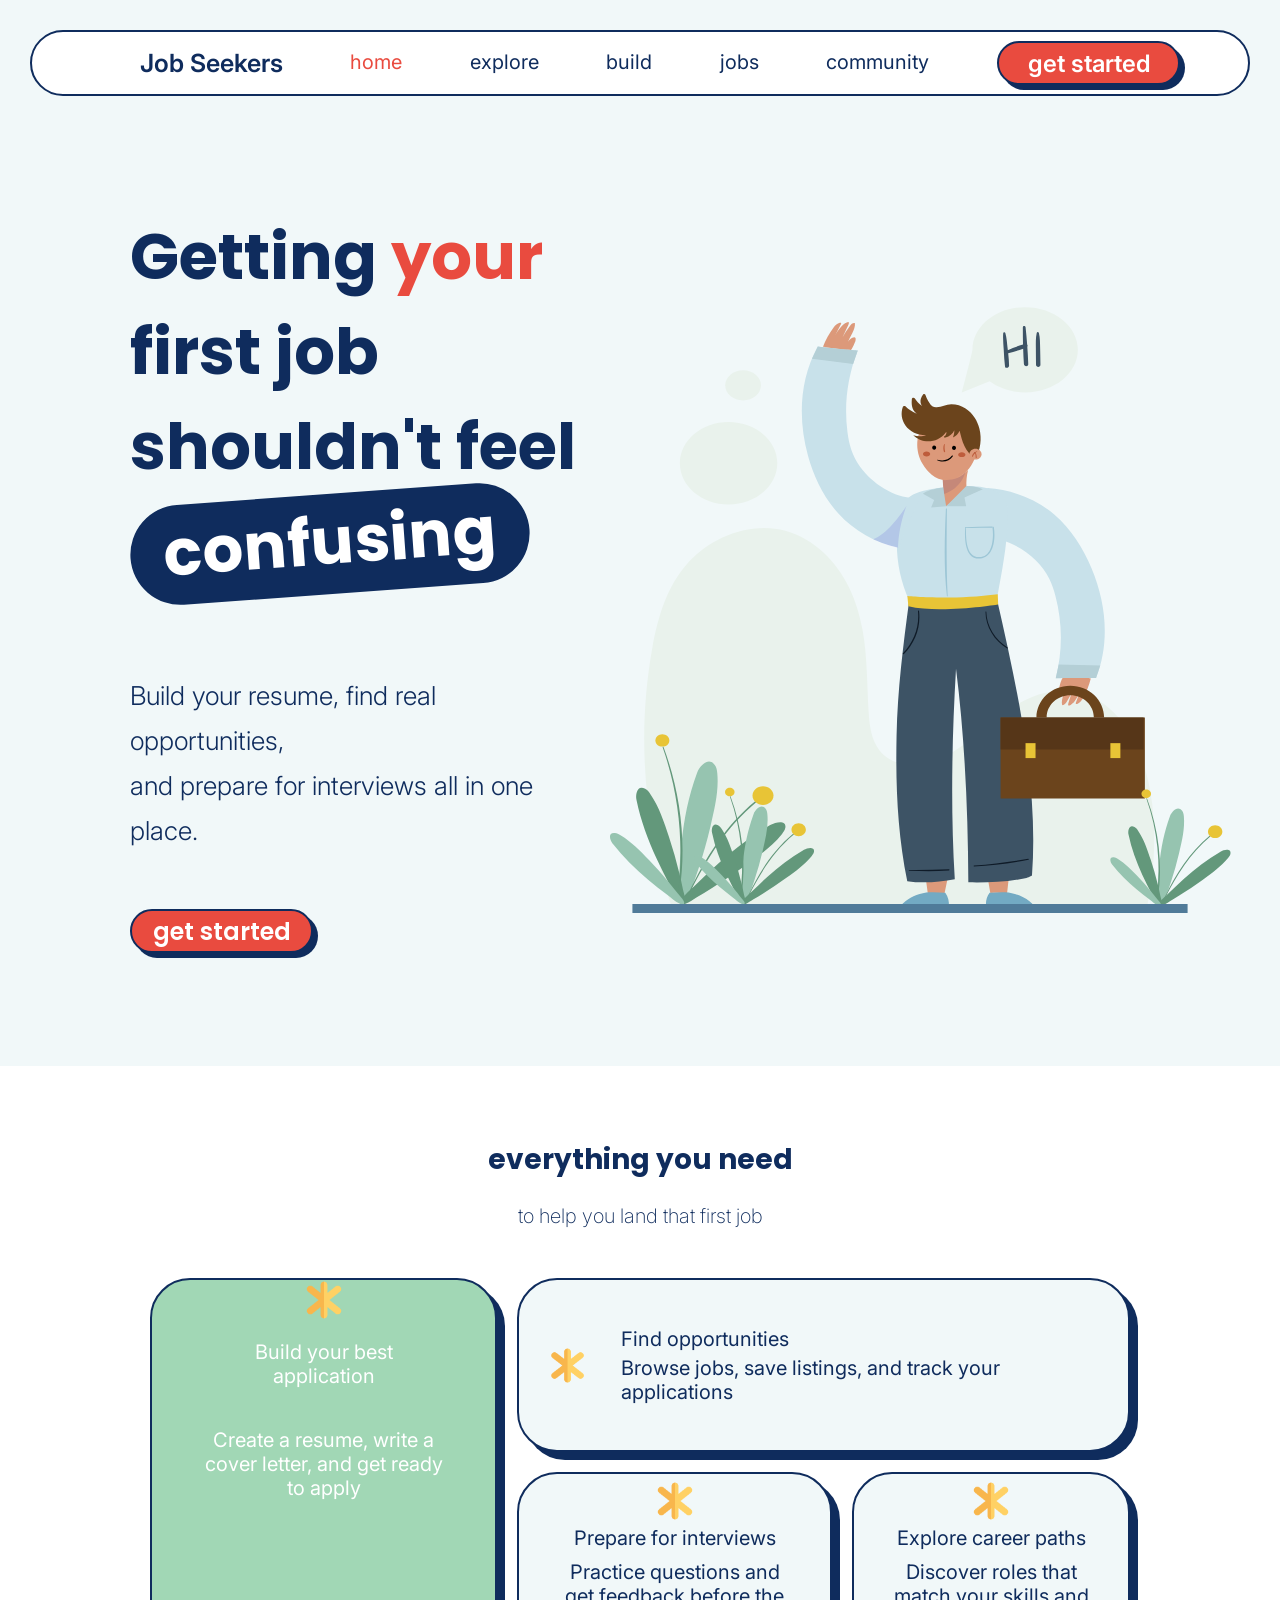
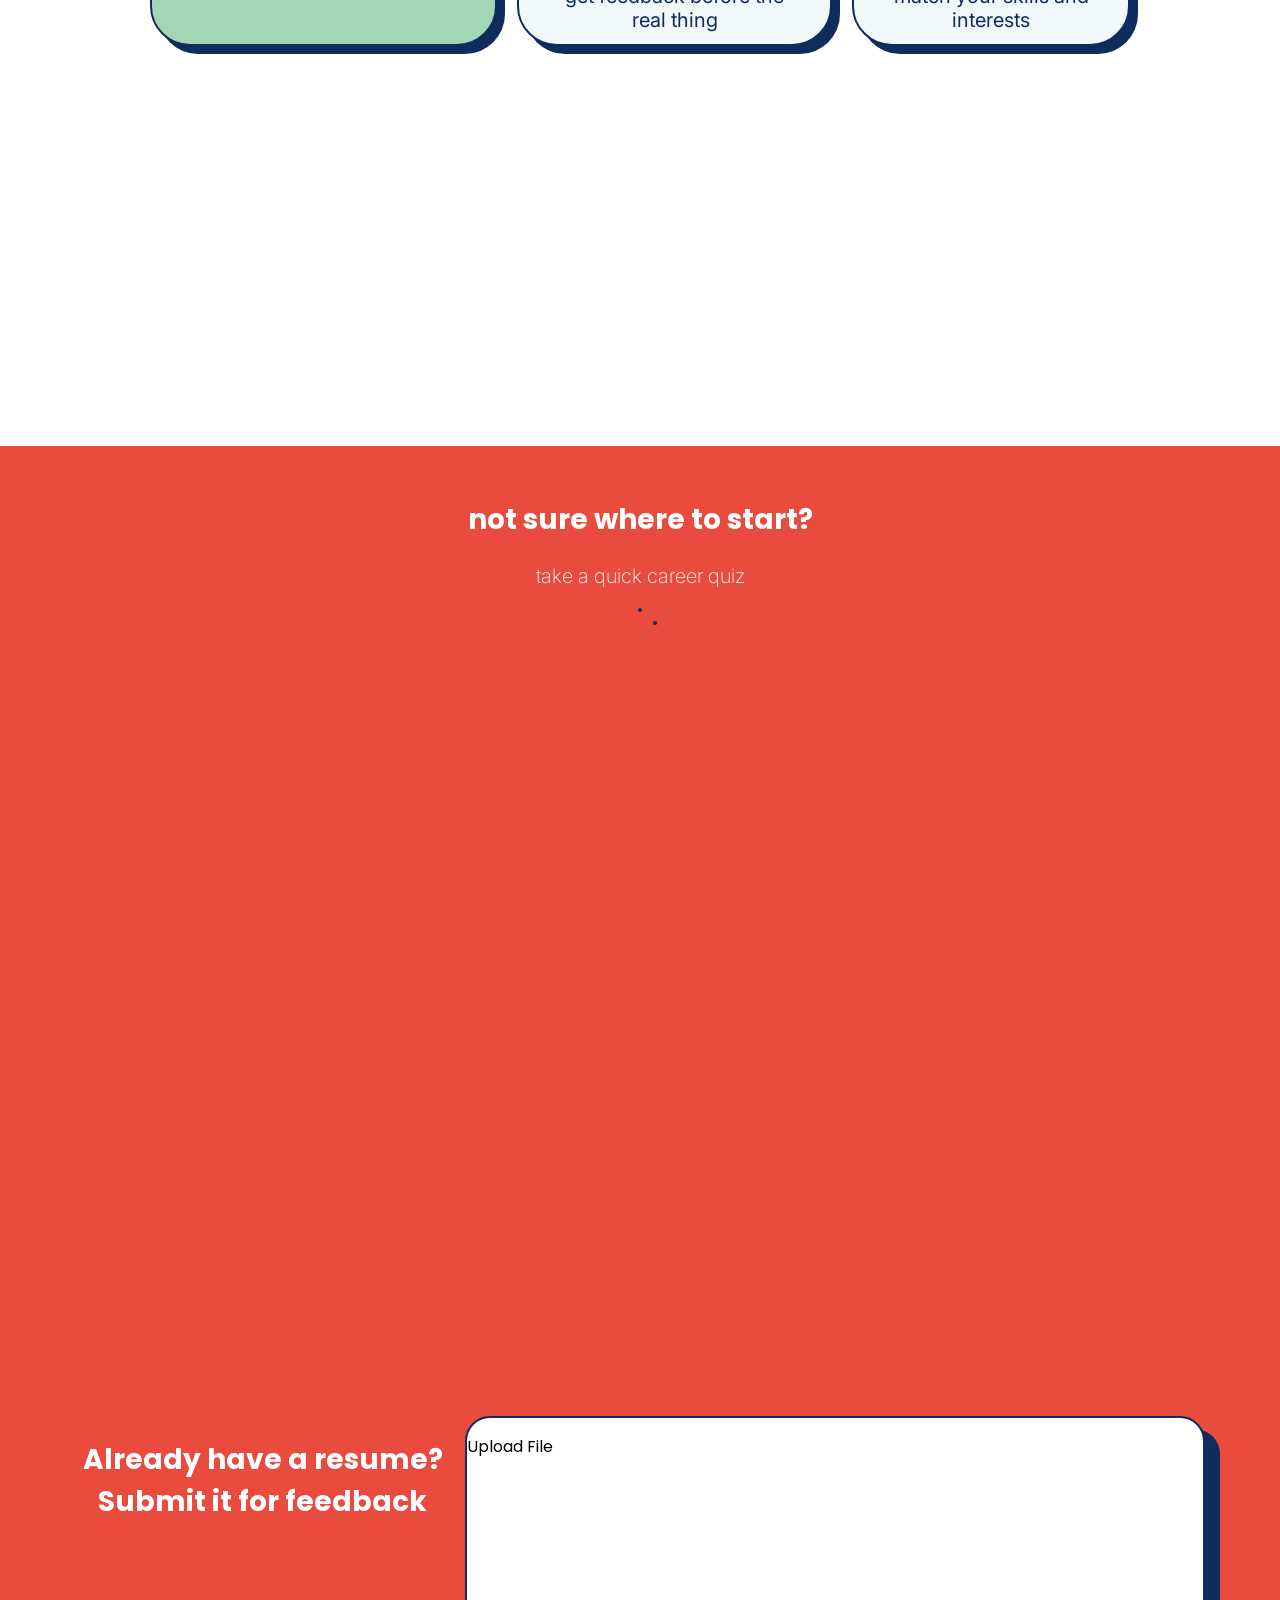
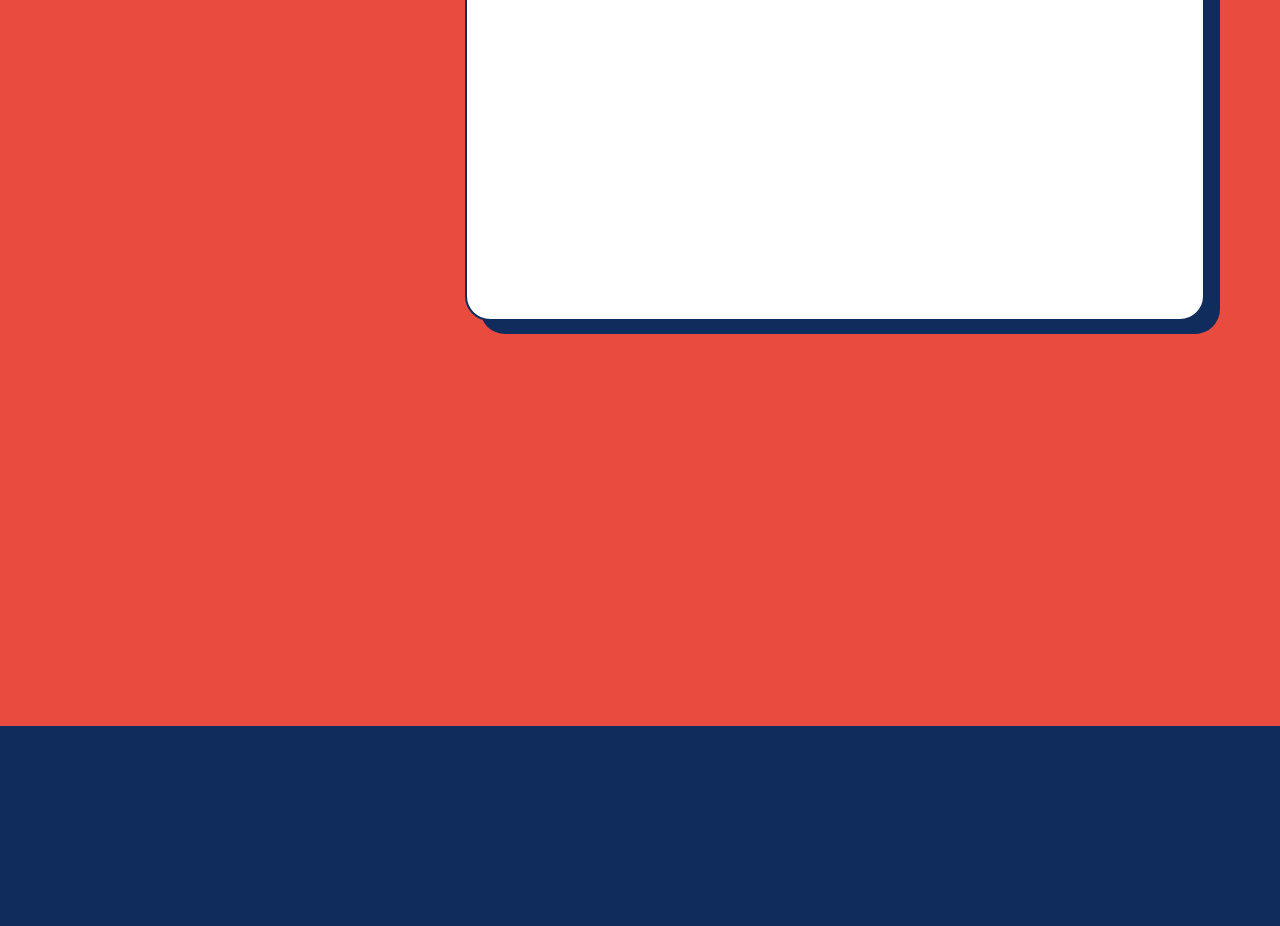
<file: index.html>
<!DOCTYPE html>
<html lang="en">
<head>
    <meta charset="UTF-8">
    <meta name="viewport" content="width=device-width, initial-scale=1.0">
    <title>Job Seekers</title>
    <link rel="stylesheet" href="styles.css">
    <link rel="icon" type="image/png" href= ./assets/suitcase.png>
    <script src="./js/active-page.js"></script> 
    <!-- Marquiz script start -->
    <script>
    (function(w, d, s, o){
    var j = d.createElement(s); j.async = true; j.src = '//script.marquiz.io/v2.js';j.onload = function() {
        if (document.readyState !== 'loading') Marquiz.init(o);
        else document.addEventListener("DOMContentLoaded", function() {
        Marquiz.init(o);
        });
    };
    d.head.insertBefore(j, d.head.firstElementChild);
    })(window, document, 'script', {
        host: '//quiz.marquiz.io',
        region: 'us',
        id: '69caba107ebec4001cd37ff1',
        autoOpen: false,
        autoOpenFreq: 'once',
        openOnExit: false,
        disableOnMobile: false
    }
    );
    </script>
    <!-- Marquiz script end -->
</head>
<body>
    <header>
        <nav>
            <ul class="main-nav-bar">
                <li><div class="logo">Job Seekers</div></li>
                <li><a href="index.html">home</a></li>
                <li><a href="explore.html">explore</a></li>
                <li><a href="build.html">build</a></li>
                <li><a href="jobs.html">jobs</a></li>
                <li><a href="community.html">community</a></li>
                <li><a href="explore.html" class="cta-button">get started</a></li>
            </ul>
        </nav>
    </header>
    <section class="hero-section home-sections">
        <div class="hero-content">
            <div class = "hero-message">
                <h1>Getting <span class="hero-your-span">your</span><br>
                    first job<br>
                    shouldn't feel <span class="hero-confusing-span">confusing</span></h1>
                <p>Build your resume, find real opportunities,<br>
                    and prepare for interviews all in one place.</p>
                <a href="explore.html" class="cta-button">get started</a>
            </div>
            <div class="hero-image" alt="Job Seekers Hero Image"></div>
        </div>
    </section>
    <section class="feature-section home-sections">
        <div class="feature-content section-content">
            <div class="feature-message section-message">
                <h2>everything you need</h2>
                <p>to help you land that first job</p>
            </div>
            <div class="feature-cards">
                <div class="feature-card left-feature-card">
                    <div class="card-img"></div>
                    <p>Build your best application</p>
                    <p>Create a resume, write a cover letter, and get ready to apply</p>
                </div>
                <div class="right-feature-cards-container">
                    <div class="feature-card right-feature-card top-right-feature-card">
                        <div class="card-img"></div>
                        <div>
                            <p>Find opportunities</p>
                            <p>Browse jobs, save listings, and track your applications</p>    
                        </div>
                    </div>
                    <div class="right-btm-feature-card-container">
                        <div class=" feature-card right-feature-card right-btm-feature-card">
                            <div class="card-img"></div>
                            <p>Prepare for interviews</p>
                            <p>Practice questions and get feedback before the real thing</p>
                        </div>
                        <div class=" feature-card right-feature-card right-btm-feature-card">
                            <div class="card-img"></div>
                            <p>Explore career paths</p>
                            <p>Discover roles that match your skills and interests</p>
                        </div>
                    </div>
                </div>
            </div>
    </section>
    <section class="career-quiz-section home-sections">
        <div class="quiz-content section-content">
            <div class="quiz-message section-message">
                <h2>not sure where to start?</h2>
                <p>take a quick career quiz</p>
            </div>
            <div class="quiz-form-container">
                <div data-marquiz-id="69caba107ebec4001cd37ff1"></div>
                <script>(function(t, p) {window.Marquiz ? Marquiz.add([t, p]) : document.addEventListener('marquizLoaded', function() {Marquiz.add([t, p])})})('Inline', {id: '69caba107ebec4001cd37ff1', buttonText: 'Start', bgColor: '#e94b3f', textColor: '#ffffff', rounded: true, shadow: 'rgba(233, 75, 63, 0.5)', blicked: true, fixed: false, buttonOnMobile: true, disableOnMobile: false, width: '1000', radius: '25', fullWidth: false})</script>
            </div>
        </div>
    </section>
    <section class="resume-form-section home-sections">
        <div class="resume-form-content section-content">
            <div class="quiz-message section-message">
                <h2>Already have a resume?<br>Submit it for feedback </h2>
            </div>
            <div class="form-container">
                <p>Upload File</p>
                <form class="resume-form">
                </form>
            </div>
        <div>
    </section>
    <footer>
        
    </footer>
</body>
</html>
</file>
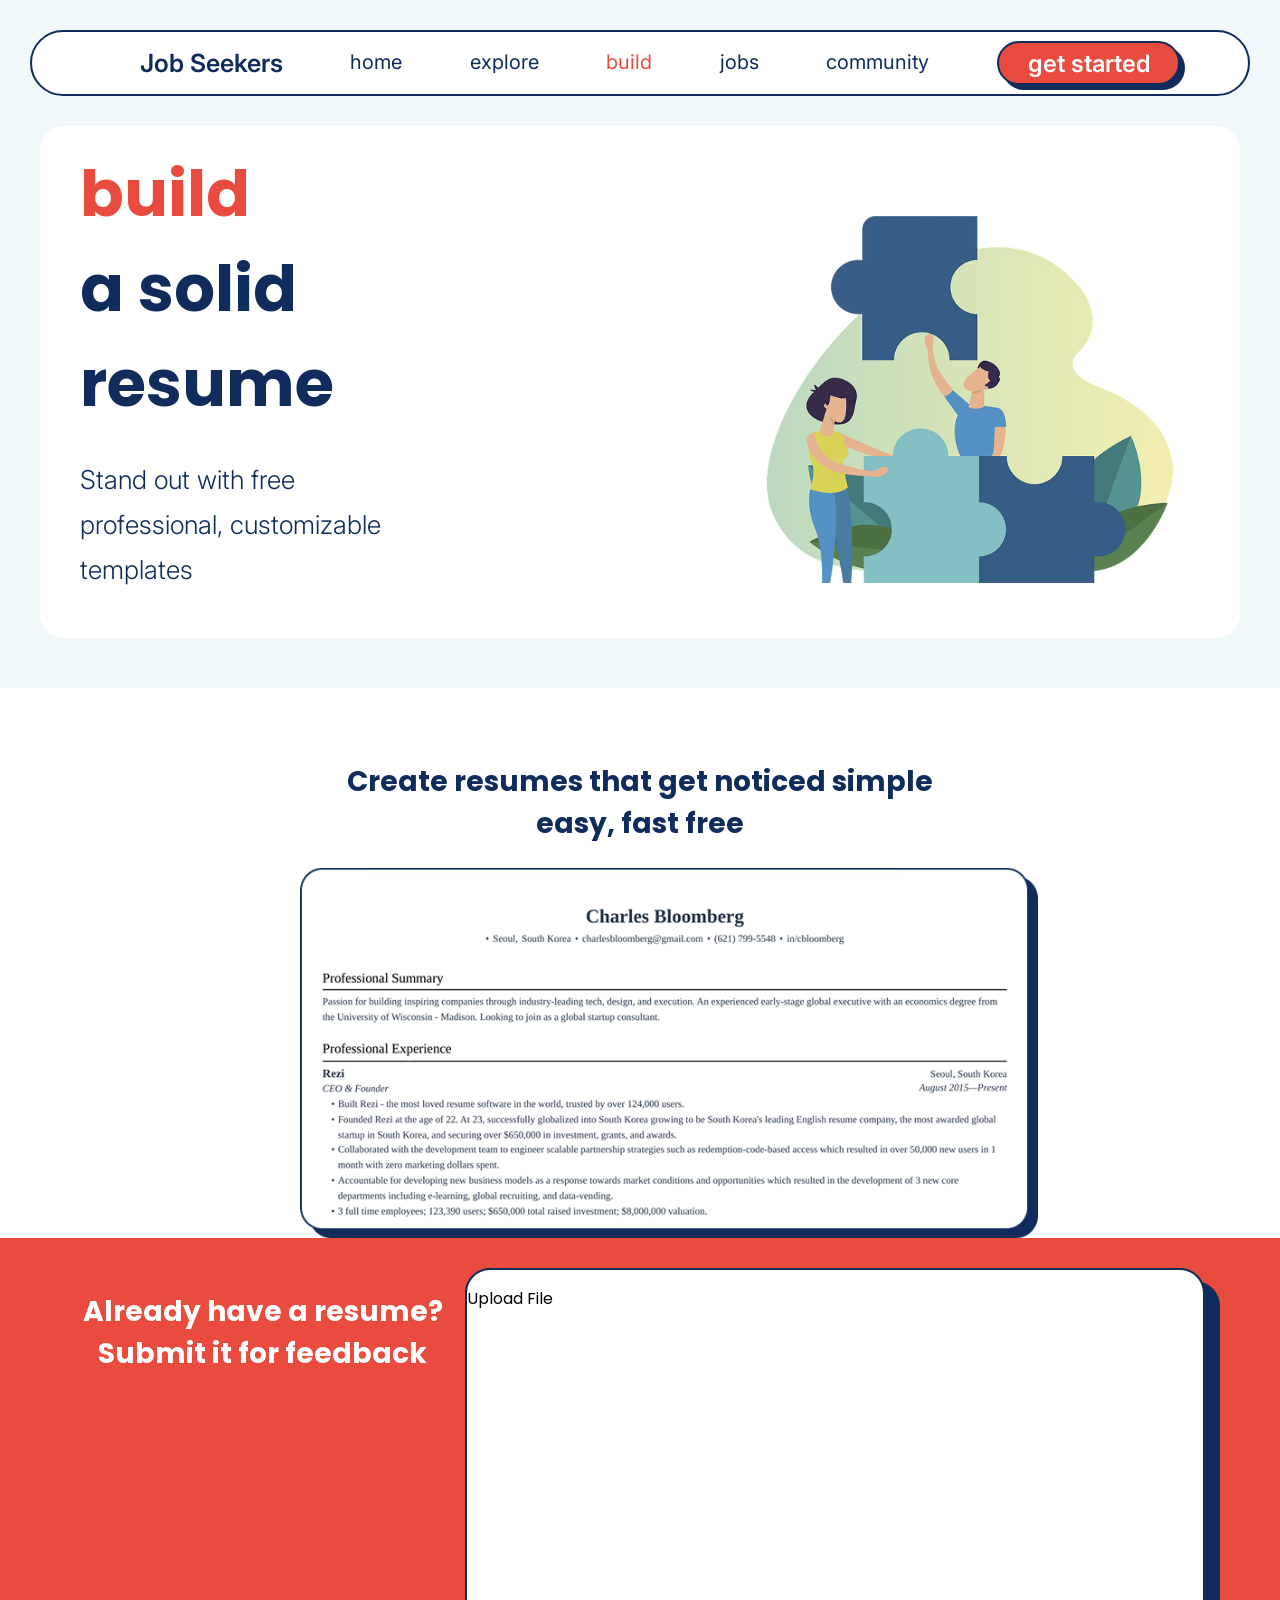
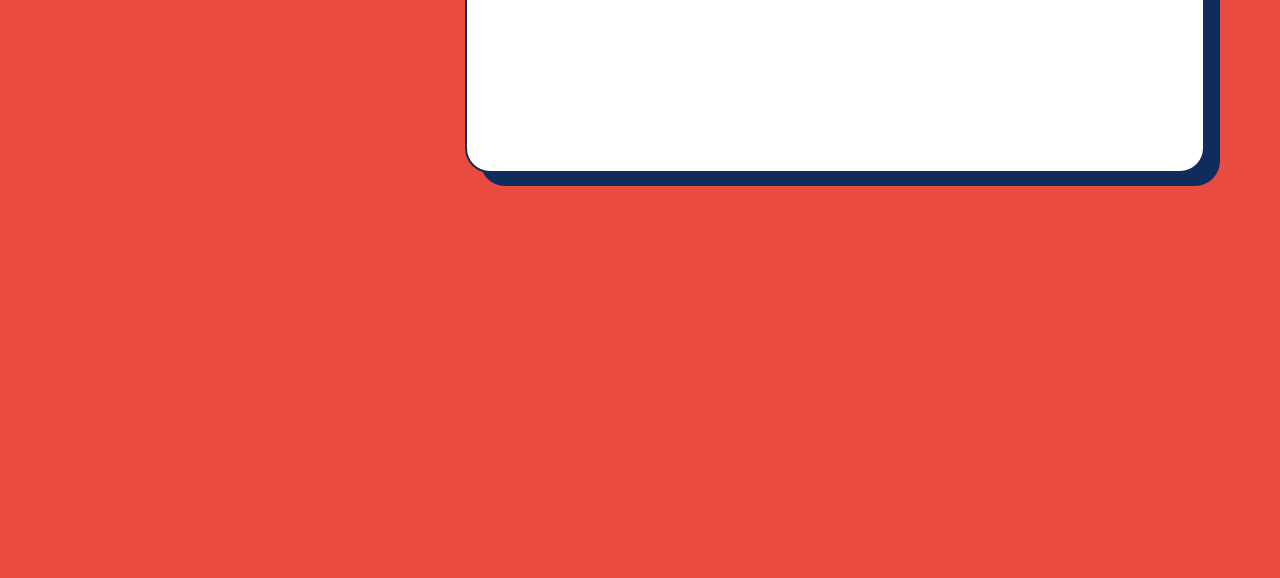
<file: build.html>
<!DOCTYPE html>
<html lang="en">
<head>
    <meta charset="UTF-8">
    <meta name="viewport" content="width=device-width, initial-scale=1.0">
    <title>Job Seekers</title>
    <link rel="stylesheet" href="styles.css">
    <link rel="icon" type="image/png" href= ./assets/suitcase.png>
    <script src="./js/active-page.js"></script> 
</head>
<body>
    <header>
        <nav>
            <ul class="main-nav-bar">
                <li><div class="logo">Job Seekers</div></li>
                <li><a href="index.html">home</a></li>
                <li><a href="explore.html">explore</a></li>
                <li><a href="build.html">build</a></li>
                <li><a href="jobs.html">jobs</a></li>
                <li><a href="community.html">community</a></li>
                <li><a href="explore.html" class="cta-button">get started</a></li>
            </ul>
        </nav>
    </header>
    <section class="subpage-hero">
        <div class="subpage-hero-content">
            <div class = "subpage-hero-message">
                <h1><span class="subpage-hero-span">build</span><br>a solid resume</h1>
                <p>Stand out with free professional, customizable templates </p>
            </div>
            <div class="build-hero-image"></div>
        </div>
    </section>
    <section class="resume-section section-content">
            <div class="resume-section-content section-content">
                <div class="section-message">
                    <h2>Create resumes that get noticed simple<br>easy, fast free</h2>
                </div>
            </div>
            <div class="resume-snippet-image"></div>
    </section>
    <section class="resume-form-section home-sections">
        <div class="resume-form-content section-content">
            <div class="quiz-message section-message">
                <h2>Already have a resume?<br>Submit it for feedback </h2>
            </div>
            <div class="form-container">
                <p>Upload File</p>
                <form class="resume-form">
                </form>
            </div>
        <div>
    </section>
</body>
</html>
</file>
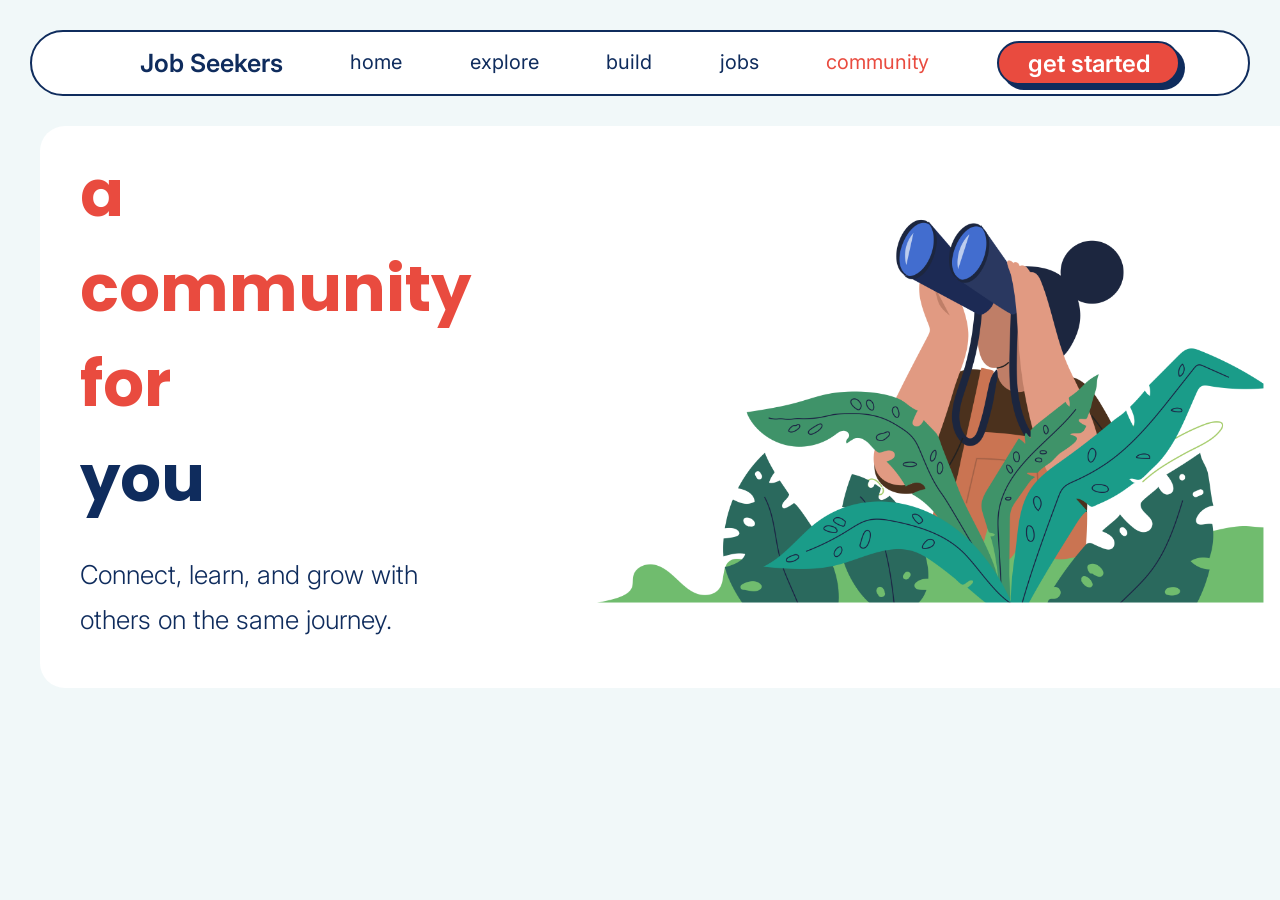
<file: community.html>
<!DOCTYPE html>
<html lang="en">
<head>
    <meta charset="UTF-8">
    <meta name="viewport" content="width=device-width, initial-scale=1.0">
    <title>Job Seekers</title>
    <link rel="stylesheet" href="styles.css">
    <link rel="icon" type="image/png" href= ./assets/suitcase.png>
    <script src="./js/active-page.js"></script> 
</head>
<body>
    <header>
        <nav>
            <ul class="main-nav-bar">
                <li><div class="logo">Job Seekers</div></li>
                <li><a href="index.html">home</a></li>
                <li><a href="explore.html">explore</a></li>
                <li><a href="build.html">build</a></li>
                <li><a href="jobs.html">jobs</a></li>
                <li><a href="community.html">community</a></li>
                <li><a href="explore.html" class="cta-button">get started</a></li>
            </ul>
        </nav>
    </header>
    <section class="subpage-hero">
        <div class="subpage-hero-content">
            <div class = "subpage-hero-message">
                <h1><span class="subpage-hero-span">a community for</span><br>you</h1>
                <p>Connect, learn, and grow with others on the same journey.</p>
            </div>
            <div class="explore-hero-image"></div>
        </div>
    </section>
</body>
</html>
</file>
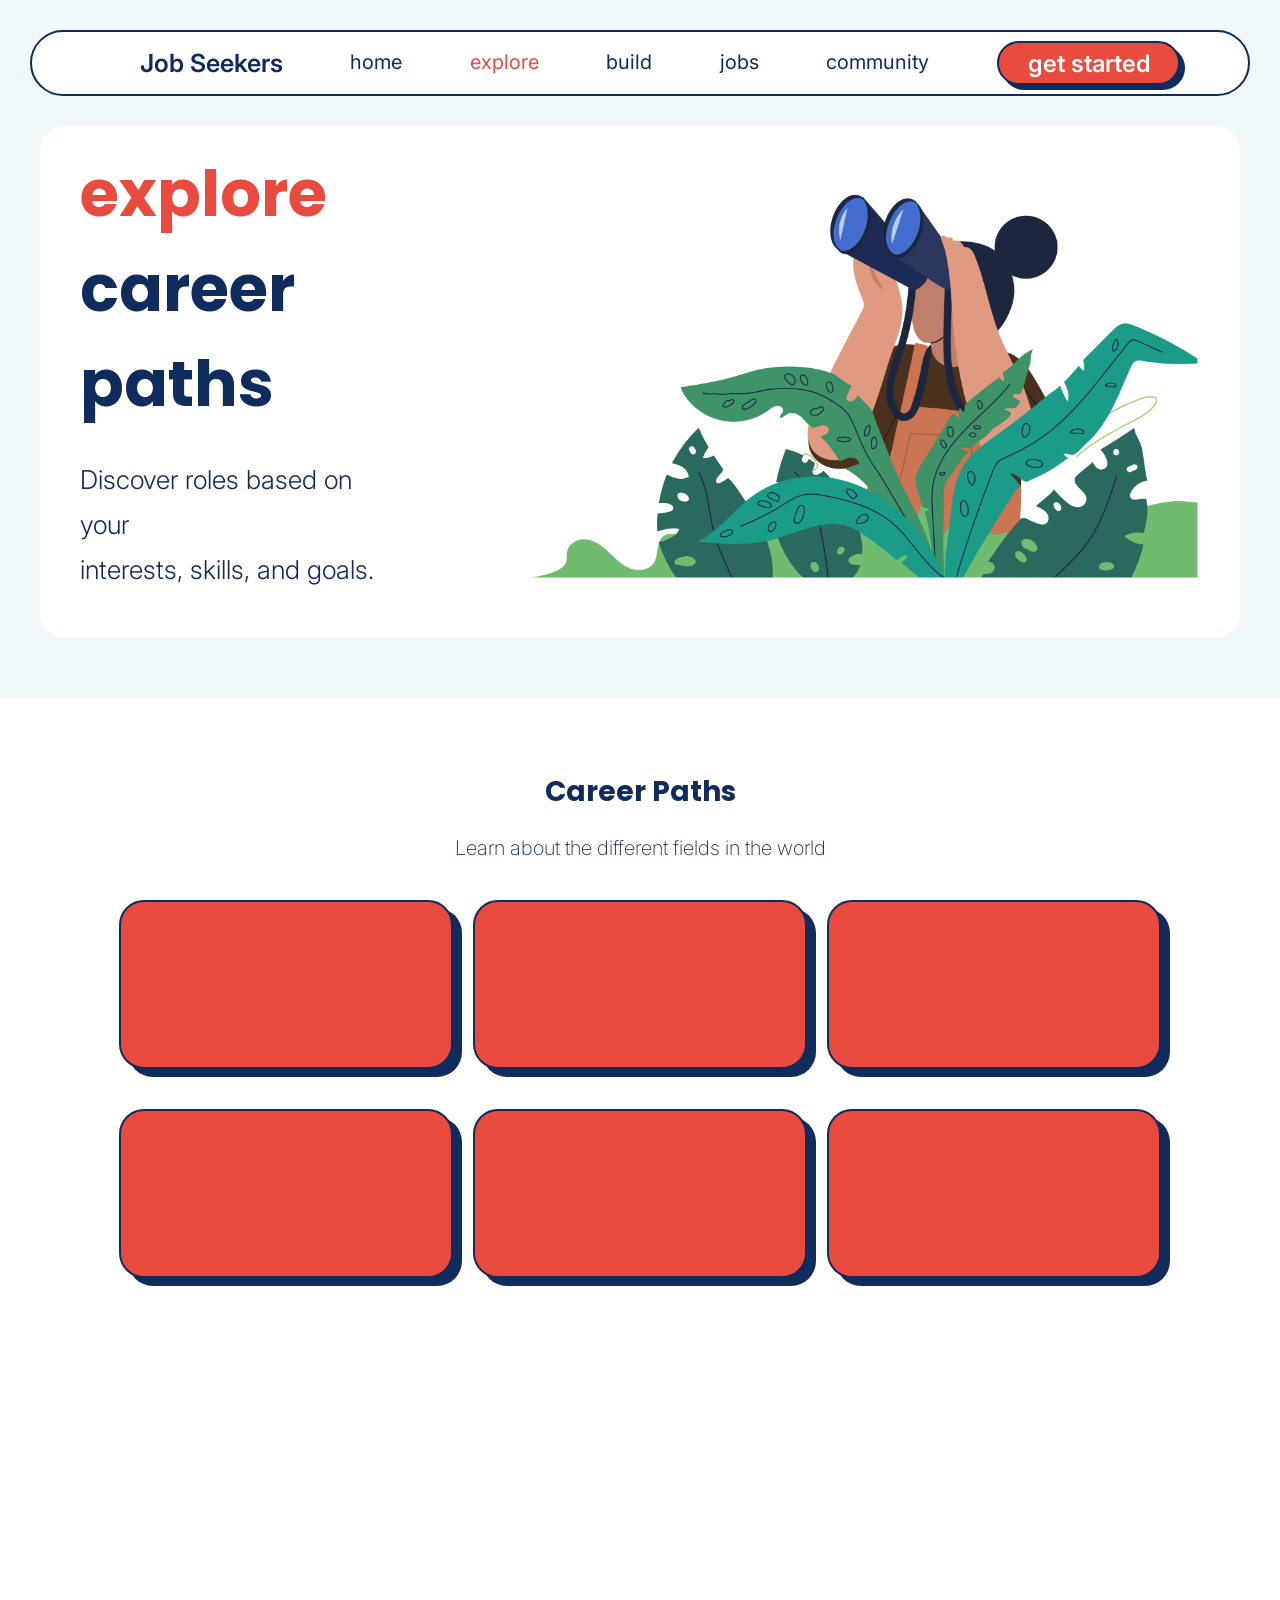
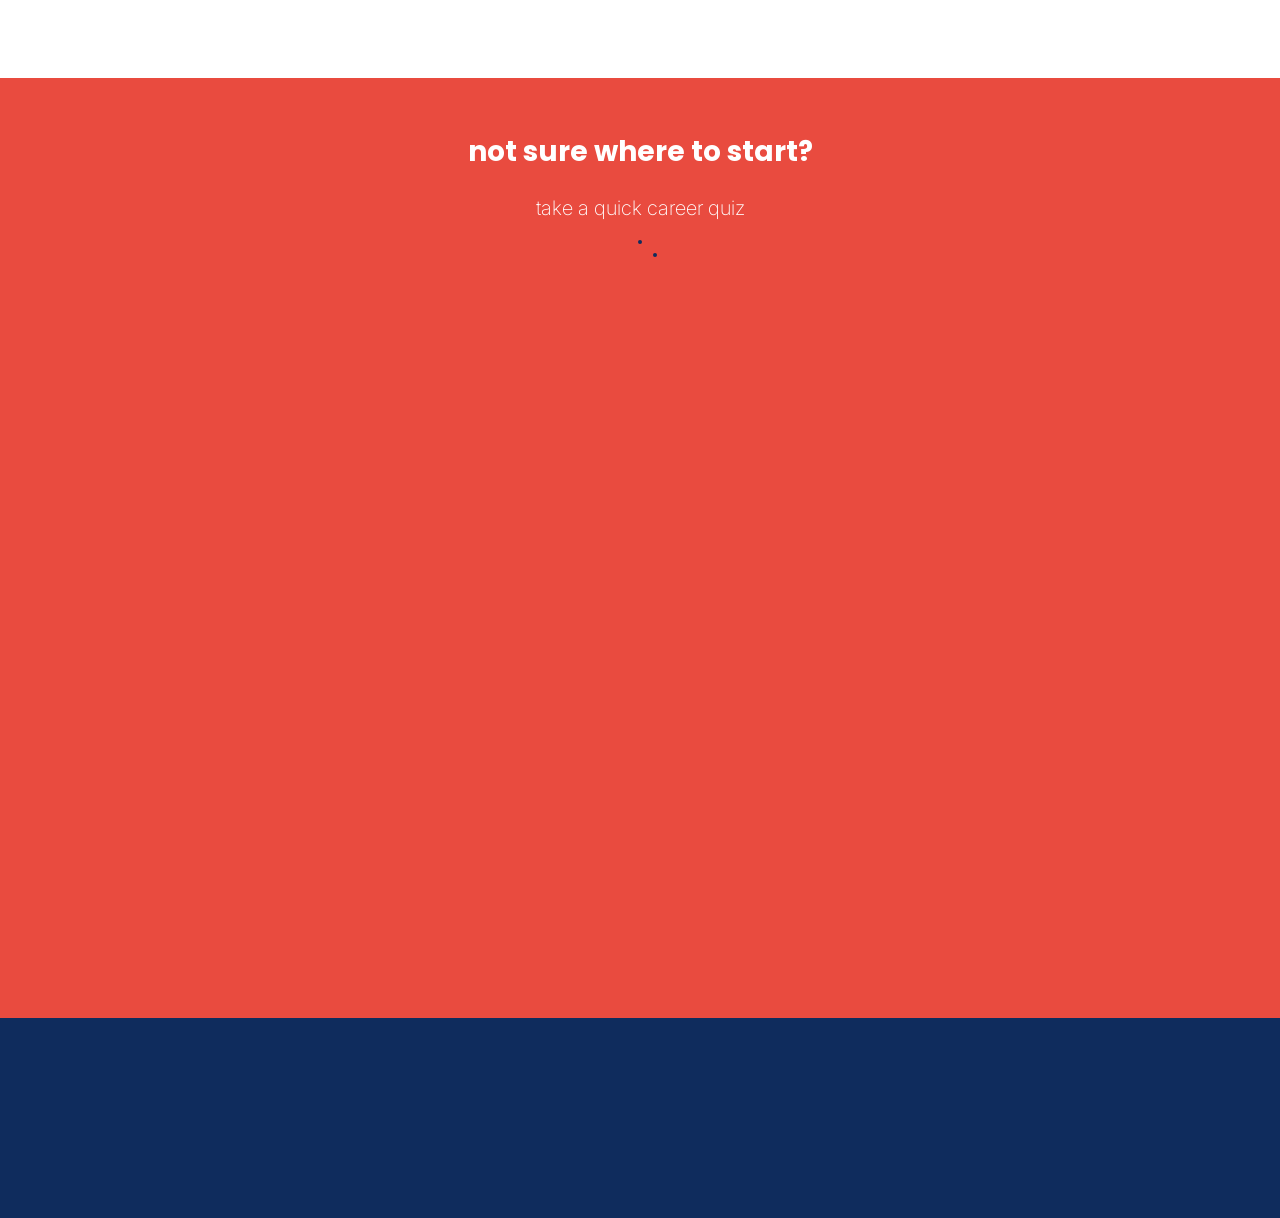
<file: explore.html>
<!DOCTYPE html>
<html lang="en">
<head>
    <meta charset="UTF-8">
    <meta name="viewport" content="width=device-width, initial-scale=1.0">
    <title>Job Seekers</title>
    <link rel="stylesheet" href="styles.css">
    <link rel="icon" type="image/png" href= ./assets/suitcase.png>
    <script src="./js/active-page.js"></script> 
    <!-- Marquiz script start -->
    <script>
    (function(w, d, s, o){
    var j = d.createElement(s); j.async = true; j.src = '//script.marquiz.io/v2.js';j.onload = function() {
        if (document.readyState !== 'loading') Marquiz.init(o);
        else document.addEventListener("DOMContentLoaded", function() {
        Marquiz.init(o);
        });
    };
    d.head.insertBefore(j, d.head.firstElementChild);
    })(window, document, 'script', {
        host: '//quiz.marquiz.io',
        region: 'us',
        id: '69caba107ebec4001cd37ff1',
        autoOpen: false,
        autoOpenFreq: 'once',
        openOnExit: false,
        disableOnMobile: false
    }
    );
    </script>
    <!-- Marquiz script end -->
</head>
<body>
    <header>
        <nav>
            <ul class="main-nav-bar">
                <li><div class="logo">Job Seekers</div></li>
                <li><a href="index.html">home</a></li>
                <li><a href="explore.html">explore</a></li>
                <li><a href="build.html">build</a></li>
                <li><a href="jobs.html">jobs</a></li>
                <li><a href="community.html">community</a></li>
                <li><a href="explore.html" class="cta-button">get started</a></li>
            </ul>
        </nav>
    </header>
    <section class="subpage-hero">
        <div class="subpage-hero-content">
            <div class = "subpage-hero-message">
                <h1><span class="subpage-hero-span">explore</span><br>career paths</h1>
                <p>Discover roles based on your <br>interests, skills, and goals.</p>
            </div>
            <div class="explore-hero-image"></div>
        </div>
    </section>
    <section class="career-section">
        <div class="feature-content section-content">
            <div class="feature-message section-message">
                <h2>Career Paths</h2>
                <p>Learn about the different fields in the world</p>
            </div>
            <div class="career-cards-container">
                <div class="career-cards-top">
                    <div class="career-card"></div>
                    <div class="career-card"></div>
                    <div class="career-card"></div>
                </div>
                <div class="career-cards-btm">
                    <div class="career-card"></div>
                    <div class="career-card"></div>
                    <div class="career-card"></div>
                </div>
            </div>
        </div>
    </section>
        <section class="career-quiz-section home-sections">
        <div class="quiz-content section-content">
            <div class="quiz-message section-message">
                <h2>not sure where to start?</h2>
                <p>take a quick career quiz</p>
            </div>
            <div class="quiz-form-container">
                <div data-marquiz-id="69caba107ebec4001cd37ff1"></div>
                <script>(function(t, p) {window.Marquiz ? Marquiz.add([t, p]) : document.addEventListener('marquizLoaded', function() {Marquiz.add([t, p])})})('Inline', {id: '69caba107ebec4001cd37ff1', buttonText: 'Start', bgColor: '#e94b3f', textColor: '#ffffff', rounded: true, shadow: 'rgba(233, 75, 63, 0.5)', blicked: true, fixed: false, buttonOnMobile: true, disableOnMobile: false, width: '1000', radius: '25', fullWidth: false})</script>
            </div>
        </div>
    </section>
    <footer>
        
    </footer>
</body>
</html>
</file>
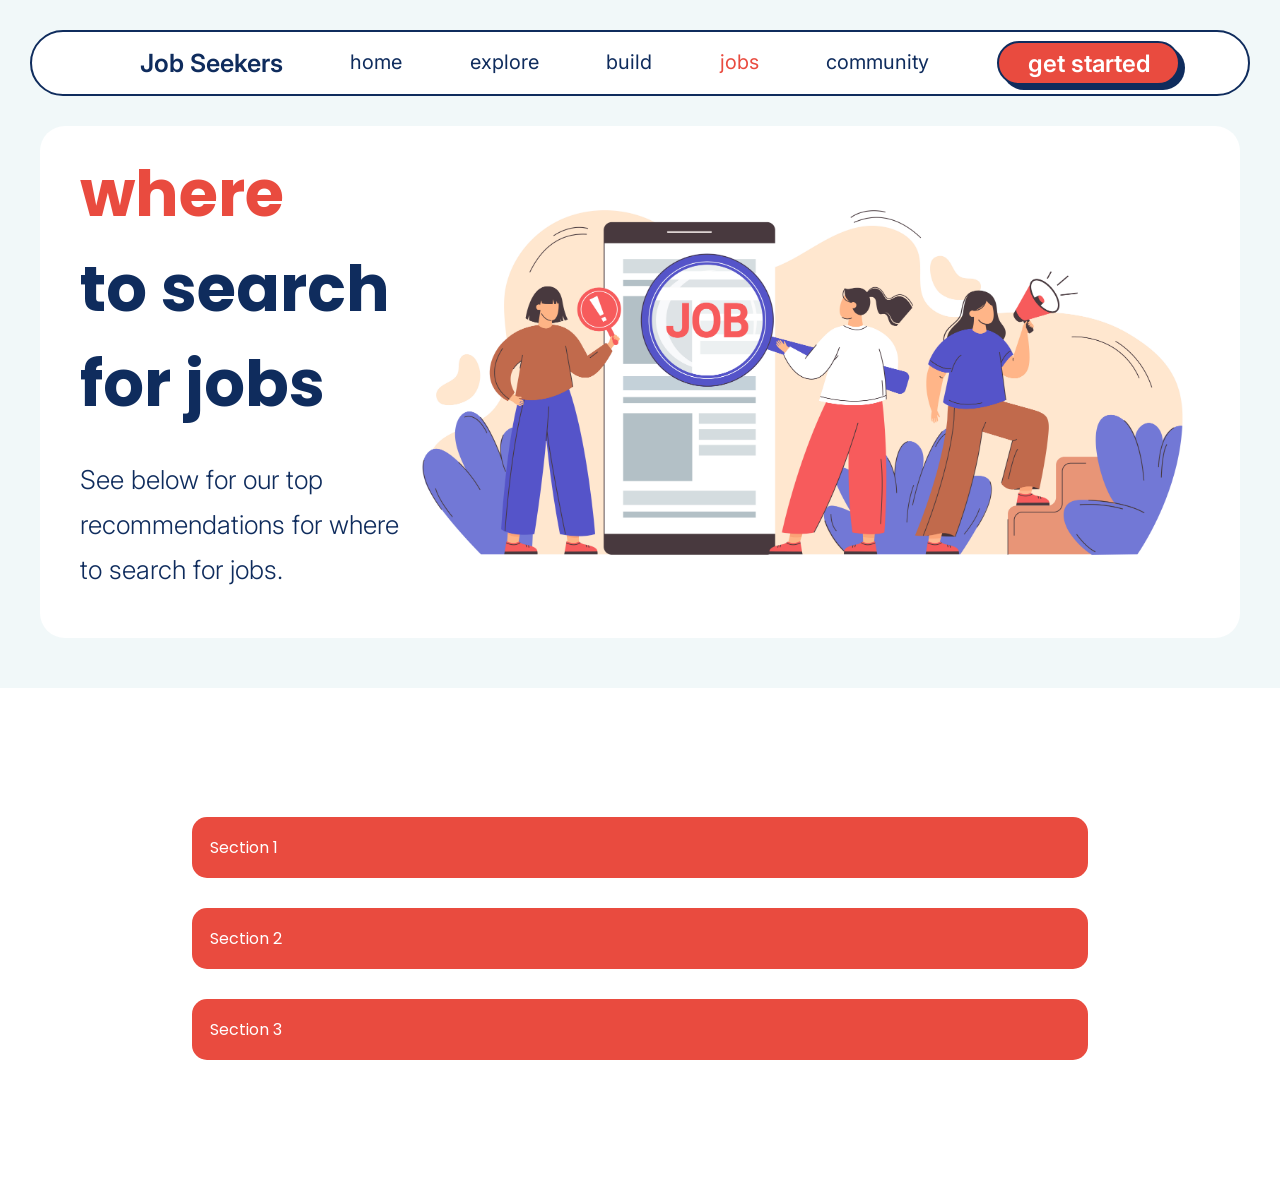
<file: jobs.html>
<!DOCTYPE html>
<html lang="en">
<head>
    <meta charset="UTF-8">
    <meta name="viewport" content="width=device-width, initial-scale=1.0">
    <title>Job Seekers</title>
    <link rel="stylesheet" href="styles.css">
    <link rel="icon" type="image/png" href= ./assets/suitcase.png>
    <script src="./js/active-page.js"></script> 
</head>
<body>
    <header>
        <nav>
            <ul class="main-nav-bar">
                <li><div class="logo">Job Seekers</div></li>
                <li><a href="index.html">home</a></li>
                <li><a href="explore.html">explore</a></li>
                <li><a href="build.html">build</a></li>
                <li><a href="jobs.html">jobs</a></li>
                <li><a href="community.html">community</a></li>
                <li><a href="explore.html" class="cta-button">get started</a></li>
            </ul>
        </nav>
    </header>
    <section class="subpage-hero">
        <div class="subpage-hero-content">
            <div class = "subpage-hero-message">
                <h1><span class="subpage-hero-span">where</span><br>to search for jobs</h1>
                <p>See below for our top recommendations for where to search for jobs.</p>
            </div>
            <div class="job-hero-img"></div>
        </div>
    </section>
    <section class="accordion-section">
        <div class="accordion-container">
            <button class="accordion">Section 1</button>
                <div class="panel">
                    <p>Lorem ipsum...</p>
                </div>
            <button class="accordion">Section 2</button>
                <div class="panel">
                    <p>Lorem ipsum...</p>
                </div>
            <button class="accordion">Section 3</button>
                <div class="panel">
                    <p>Lorem ipsum...</p>
                </div>
        </div>
    </section>
</body>
</html>
</file>
<file: styles.css>
@import url('https://fonts.googleapis.com/css2?family=Inter:ital,opsz,wght@0,14..32,100..900;1,14..32,100..900&family=Poppins:ital,wght@0,100;0,200;0,300;0,400;0,500;0,600;0,700;0,800;0,900;1,100;1,200;1,300;1,400;1,500;1,600;1,700;1,800;1,900&family=Source+Serif+4:ital,opsz,wght@0,8..60,200..900;1,8..60,200..900&display=swap');

/* Variables */
:root {
    --primary-color: #0F2C5D;
    --secondary-color: #E94B3F;
    --supplementary-color: #FED966;
    --background-color: #F1F8F9;
    --primary-font: "Poppins", sans-serif;
    --secondary-font: "Inter", sans-serif;
}

/* Base */
html {
    background-color: var(--background-color);
    font-family: var(--primary-font);
}

body {
    margin: 0;
}

header {
    display: flex;
    padding: 30px;
}

ul {
    list-style: none;
    margin: 0;
}

/* Navigation */
.logo {
    color: var(--primary-color);
    font-family: var(--secondary-font);
    font-size: 25px;
    font-weight: 600;
}

ul a {
    color: var(--primary-color);
    font-family: var(--secondary-font);
    font-size: 20px;
    display: inline-block;
        position: relative;
        text-decoration: none;
    transition: all 0.4s;
}

ul a:hover {
    transform: rotate(-10deg);
}

nav {
    align-items: center;
    background-color: #FFFFFF;
    border: 2px solid var(--primary-color);
    border-radius: 50px;
    display: flex;
    height: 62px;
    width: 100%;
}

.main-nav-bar {
    align-items: center;
    display: flex;
    justify-content: space-evenly;
    width: 100%;
}

.main-nav-bar a.current-page-link {
    color: var(--secondary-color);
    font-family: var(--secondary-font);
}

/* Buttons */
.cta-button {
    align-items: center;
    background: var(--secondary-color);
    border: 2px solid var(--primary-color);
    border-radius: 25px;
    box-shadow: 5px 5px 0px var(--primary-color);
    color: #FFFFFF;
    cursor: pointer;
    display: flex;
    font-style: normal;
    font-size: 24px;
    font-weight: 600;
    height: 40px;
    justify-content: center;
    line-height: normal;
    text-align: center;
    text-decoration: none;
    transition: all 0.3s ease;
    width: 179.299px;
}

.cta-button:hover {
    background-color: #FFFFFF;
    color: var(--secondary-color);
    transform: translateY(-2px);
}

.cta-button:active {
    box-shadow: none;
    transform: translateY(4px);
}

/* Hero Section */
.home-sections {
    display: flex;
    height: 880px;
    padding: 30px;
}

.hero-content {
    display: flex;
    height: 100vh;
    width: 100%;
}

.hero-message {
    display: flex;
    flex-direction: column;
    padding-left: 100px;
}

.hero-image {
    background-image: url(./assets/hero-img.svg);
    background-position: right;
    background-repeat: no-repeat;
    background-size: contain;
    height: 100%;
    width: 100%;
}

.hero-message h1,
.hero-your-span,
.hero-confusing-span {
    color: var(--primary-color);
    font-family: var(--primary-font);
    font-size: 64px;
    line-height: normal;
}

.hero-your-span {
    color: var(--secondary-color);
}

.hero-confusing-span {
    background-color: var(--primary-color);
    border-radius: 50px;
    color: #FFFFFF;
    display: inline-block;
    height: 100px;
    text-align: center;
    transform: rotate(-4.13deg);
    width: 400.411px;
}

.hero-message p {
    color: var(--primary-color);
    font-family: var(--secondary-font);
    font-size: 26px;
    font-weight: 300;
    line-height: 45px;
}

.hero-message .cta-button {
    margin-top: 30px;
}

/* Feature Section */
.feature-section {
    align-items: center;
    background-color: #FFFFFF;
    display: flex;
    flex-direction: column;
    padding: 50px;
}

.card-img {
    background-image: url(./assets/asterisk.png);
    background-repeat: no-repeat;
    background-position: center;
    background-size: contain;
    height: 40px;
    width: 40px;
}

.section-message h2 {
    color: var(--primary-color);
    font-family: var(--primary-font);
    font-size: 28px;
    text-align: center;
}

.section-message p {
    color: var(--primary-color);
    font-family: var(--secondary-font);
    font-size: 20px;
    font-weight: 200;
    text-align: center;
}

.feature-cards {
    color: var(--primary-color);
    display: flex;
    font-family: var(--secondary-font);
    font-size: 20px;
    gap: 20px;
    padding: 30px 100px;
}

.feature-card {
    border: 2px solid var(--primary-color);
    border-radius: 40px;
    box-shadow: 8px 8px 0 0 var(--primary-color);
}

.left-feature-card {
    align-items: center;
    background-color: #a1d7b5;
    display: flex;
    flex-direction: column;
}

.left-feature-card p {
    color: #FFFFFF;
    padding: 0 50px;
    text-align: center;
}

.right-feature-card {
    background-color: var(--background-color);
    height: 170px;
}

.top-right-feature-card {
    align-items: center;
    display: flex;
    padding: 0 30px;
}

.right-btm-feature-card {
    align-items: center;
    display: flex;
    flex-direction: column;
    justify-content: center;
}

.right-btm-feature-card p {
    text-align: center;
}

.right-feature-cards-container {
    display: flex;
    flex-direction: column;
    gap: 20px;
}

.right-btm-feature-card-container {
    display: flex;
    gap: 20px;
}

.right-feature-card p {
    margin: 5px;
    padding: 0 30px;
}

/* Quiz Section */
.career-quiz-section,
.resume-form-section {
    background-color: var(--secondary-color);
}

.career-quiz-section {
    flex-direction: column;
}

.quiz-message h2,
.quiz-message p {
    color: #FFFFFF;
}

.quiz-content {
    align-items: center;
    display: flex;
    flex-direction: column;
}

.quiz-form-container {
    border: 2px solid var(--primary-color);
    border-radius: 25px;
    box-shadow: 15px 13px 0 0 var(--primary-color);
    width: max-content;
}

/* Resume Section */
.form-container {
    background: #FFFFFF;
    border: 2px solid var(--primary-color);
    border-radius: 25px;
    box-shadow: 15px 13px 0 0 var(--primary-color);
    height: 501px;
    width: 736px;
}

.resume-form-content {
    display: flex;
    justify-content: space-evenly;
    padding-left: 30px;
    width: 100%;
}

/* Footer */
footer{
    background-color: var(--primary-color);
    height: 200px;
}


/* Explore Page */

.subpage-hero{
    display: flex;
    min-height: 200px;
    padding: 0 40px;

}
.subpage-hero-content{
    background-color: #FFFFFF;
    display: flex;
    justify-content: space-between;
    align-items: center;
    border-radius: 25px;
    width: 100%;
    height: max-content;
    padding: 20px 40px;
}

.subpage-hero-message h1,
.subpage-hero-span {
    color: var(--primary-color);
    font-family: var(--primary-font);
    font-size: 64px;
    line-height: normal;
    margin: 0;
}

.subpage-hero-span {
    color: var(--secondary-color);
}

.subpage-hero-message p {
    color: var(--primary-color);
    font-family: var(--secondary-font);
    font-size: 26px;
    font-weight: 300;
    line-height: 45px;
}


.explore-hero-image {
    background-image: url(./assets/explore-hero-img.png);
    background-position: right;
    background-repeat: no-repeat;
    background-size: contain;
    width: 795px;
    height: 401px;
    flex-shrink: 0;
}

/* Career Section */

.career-section {
    display: flex;
    height: 880px;
    align-items: center;
    background-color: #FFFFFF;
    display: flex;
    flex-direction: column;
    padding: 50px;
    margin-top: 60px;
}

.career-cards-top, .career-cards-btm{
    display: flex;
    justify-content: space-between;
    gap: 20px;
    margin: 40px 0;
}

.career-card{
    width: 330px;
    height: 165px;
    border-radius: 25px;
    border: 2px solid var(--primary-color);
    background: var(--secondary-color);
    box-shadow: 9px 8px 0 0 var(--primary-color);
}


/* Build Page */


.build-hero-image{
    background-image: url(./assets/build-hero-image.png);
    background-position: right;
    background-repeat: no-repeat;
    background-size: contain;
    width: 795px;
    height: 401px;
    flex-shrink: 0;
}


.resume-section{
    display: flex;
    flex-direction: column;
    align-items: center;
    background-color: #FFFFFF;
    margin-top: 50px;
    padding-top: 50px;
    height: 500px;
}


.resume-snippet-image{
    background-image: url(./assets/resume-snippet.png);
    background-position: right;
    background-repeat: no-repeat;
    background-size: contain;
    width: 795px;
    height: 401px;
}

/* Job Page */

.job-hero-img{
    background-image: url(./assets/job-hero-img.jpg);
    background-position: right;
    background-repeat: no-repeat;
    background-size: cover;
    width: 795px;
    height: 401px;
    flex-shrink: 0;
}



.accordion-section{
    display: flex;
    flex-direction: column;
    align-items: center;
    height: 500px;
    background-color: #FFFFFF;
    margin-top: 50px;
}
.accordion-container{
    display: flex;
    flex-direction: column;
    justify-content: center;
    gap: 30px;
    width: 70%;
    height: 100%;
}
.accordion {
  background-color: var(--secondary-color);
  border-radius: 15px;
  font: var(--secondary-font);
  color: #FFFFFF;
  cursor: pointer;
  padding: 18px;
  width: 100%;
  text-align: left;
  border: none;
  outline: none;
  transition: 0.4s;
}

.active, .accordion:hover {
  background-color: #ccc;
}

.panel {
  padding: 0 18px;
  background-color: white;
  display: none;
  overflow: hidden;
}
</file>
